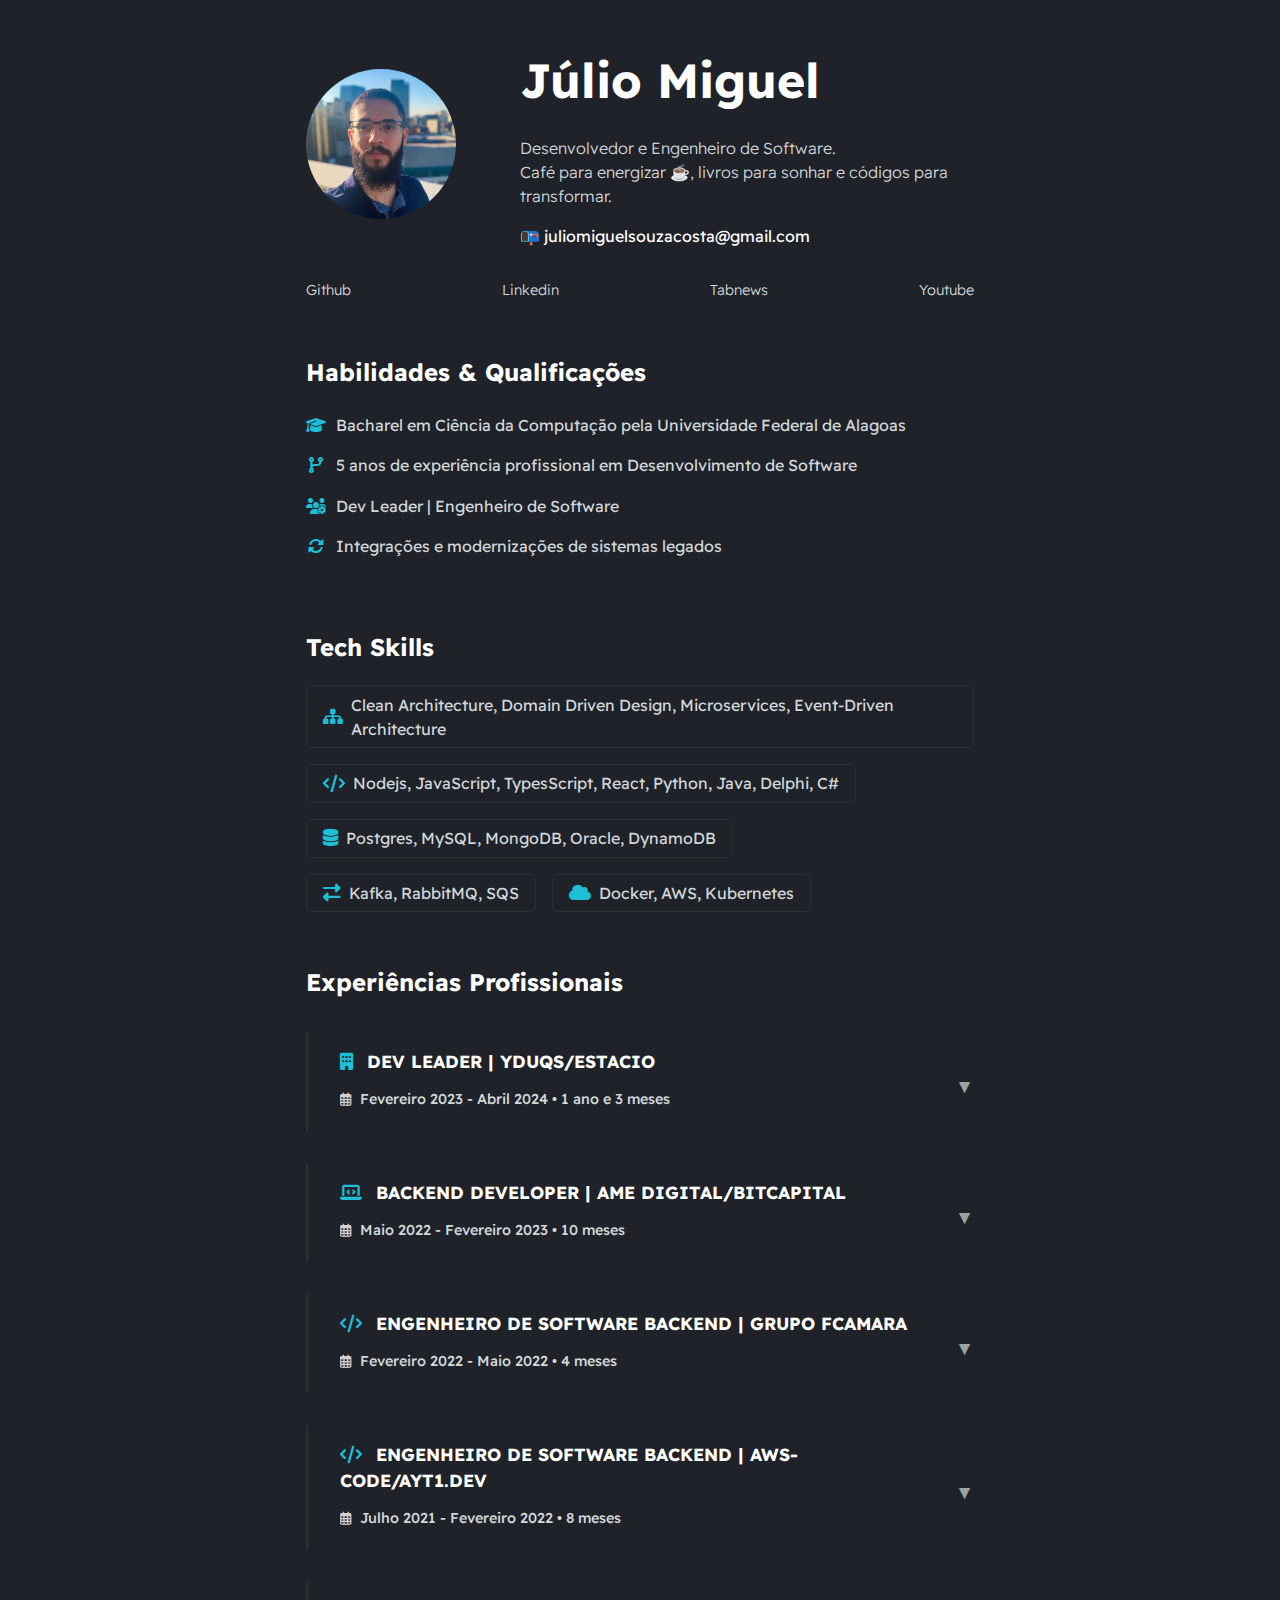
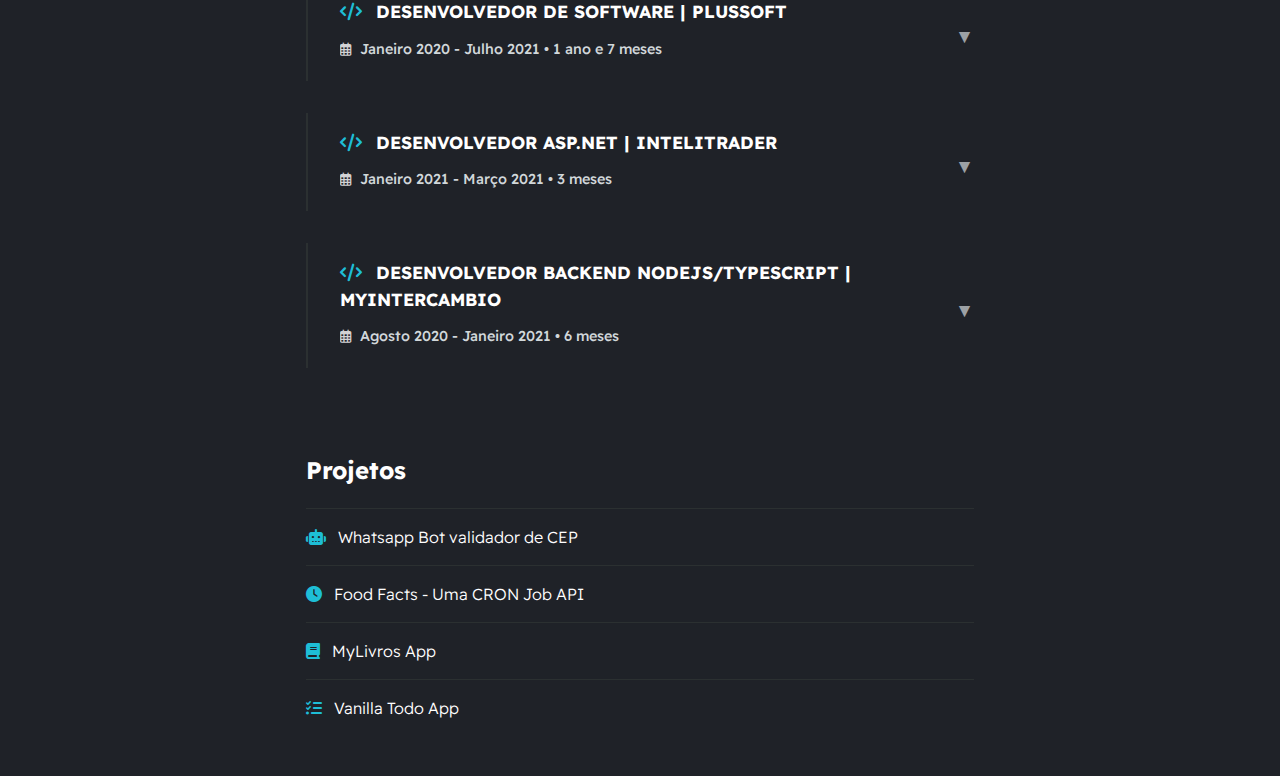
<file: index.html>
<!DOCTYPE html>
<html lang="pt-BR">

<head>
  <meta charset="UTF-8">
  <meta http-equiv="X-UA-Compatible" content="IE=edge">
  <title>Júlio Miguel - Desenvolvedor e Engenheiro de Software</title>
  <meta name="description" content="Portfólio de Júlio Miguel - Desenvolvedor e Engenheiro de Software com 6 anos de experiência em desenvolvimento e modernização de sistemas">
  <meta name="keywords" content="engenheiro de software, desenvolvimento web, programador, desenvolvedor full stack">
  <meta name="author" content="Júlio Miguel">
  <meta name="robots" content="index, follow">
  <meta name="viewport" content="width=device-width, initial-scale=1.0">
  <link rel="stylesheet" type="text/css" media="screen" href='./styles/main.css'>
  <link rel="icon" href="assets/icon.png" type="image/x-icon">
  
  <!-- Open Graph / Facebook -->
  <meta property="og:type" content="website">
  <meta property="og:title" content="Júlio Miguel - Desenvolvedor e Engenheiro de Software">
  <meta property="og:description" content="Portfólio de Júlio Miguel - Desenvolvedor e Engenheiro de Software com 5 anos de experiência">
  <meta property="og:image" content="./assets/profile_pic.jpeg">
  
  <link rel="stylesheet" href="https://cdnjs.cloudflare.com/ajax/libs/font-awesome/6.5.1/css/all.min.css">
</head>

<body>

  <div id="container--main">
    
    <section id="wrapper--hero" class="section-page">
      <img id="profile-pic" src="./assets/profile_pic.jpeg" />

      <div>
        <h1 id="user-name">Júlio Miguel</h1>
        <p id="bio">
          Desenvolvedor e Engenheiro de Software</a>.
          <br>
          Café para energizar ☕️, livros para sonhar e códigos para transformar.
        </p>
        <p id="email">📭 juliomiguelsouzacosta@gmail.com</p>
      </div>

    </section>

    <section class="section--page">

      <div id="socials--list">
        <a href="https://github.com/ojuliomiguel" target="_blank">Github</a>
        <a href="https://www.linkedin.com/in/j%C3%BAlio-miguel-82b8ab1a0/" target="_blank">Linkedin</a>
        <a href="https://www.tabnews.com.br/juliomiguel/conteudos/1" target="_blank">Tabnews</a>
        <a href="https://www.youtube.com/channel/UCeECJmT4wVpb18x7tdd0MqA" target="_blank">Youtube</a>
      </div>
      
    </section>

    <section class="section--page">
      <h2>Habilidades & Qualificações</h2>
      <ul id="qualifications--list">
        <li><i class="fas fa-graduation-cap"></i> Bacharel em Ciência da Computação pela Universidade Federal de Alagoas</li>
        <li><i class="fas fa-code-branch"></i> 5 anos de experiência profissional em Desenvolvimento de Software</li>
        <li><i class="fas fa-users-cog"></i> Dev Leader | Engenheiro de Software</li>
        <li><i class="fas fa-sync-alt"></i> Integrações e modernizações de sistemas legados</li>
      </ul>
    </section>

    <section class="section--page">
      <h2>Tech Skills</h2>

      <div id="wrapper--techstack__items">

        <div class="card--techstack">
          <span><i class="fas fa-sitemap"></i> Clean Architecture, Domain Driven Design, Microservices, Event-Driven Architecture </span>
        </div>
        
        <div class="card--techstack">
          <span><i class="fas fa-code"></i> Nodejs, JavaScript, TypesScript, React, Python, Java, Delphi, C#</span>
        </div>

        <div class="card--techstack">
          <span><i class="fas fa-database"></i> Postgres, MySQL, MongoDB, Oracle, DynamoDB</span>
        </div>

        <div class="card--techstack">
          <span><i class="fas fa-exchange-alt"></i> Kafka, RabbitMQ, SQS</span>
        </div>
        
        <div class="card--techstack">
          <span><i class="fas fa-cloud"></i> Docker, AWS, Kubernetes</span>
        </div>

      </div>

    </section>

    <section class="section--page">
      <h2>Experiências Profissionais</h2>

      <div class="card--work-history">
        <div class="card--work-history-header" onclick="toggleExperience(this)">
          <div>
            <strong><i class="fas fa-building"></i> DEV LEADER | YDUQS/ESTACIO</strong>
            <p class="period"><i class="far fa-calendar-alt"></i> Fevereiro 2023 - Abril 2024 • 1 ano e 3 meses</p>
          </div>
          <span class="toggle-icon">▼</span>
        </div>
        <div class="card--work-history-content">
          <p>
            Liderança técnica na evolução da Aplicação Docente, implementando práticas modernas de desenvolvimento e arquitetura de software.
            Responsável por conduzir uma equipe focada em desenvolver soluções escaláveis e resilientes, incluindo um sistema inovador
            de correção automática de provas que atende mais de 10 mil professores.
          </p>
          <ul>
            <li><i class="fas fa-check"></i> Implementação de arquitetura baseada em eventos e microserviços</li>
            <li><i class="fas fa-check"></i> Otimização de performance e redução significativa de custos operacionais</li>
            <li><i class="fas fa-check"></i> Implementação de testes automatizados e CI/CD</li>
            <li><i class="fas fa-check"></i> Mentoria técnica e gestão de equipe</li>
          </ul>
        </div>
      </div>

      <div class="card--work-history">
        <div class="card--work-history-header" onclick="toggleExperience(this)">
          <div>
            <strong><i class="fas fa-laptop-code"></i> BACKEND DEVELOPER | AME DIGITAL/BITCAPITAL</strong>
            <p class="period"><i class="far fa-calendar-alt"></i> Maio 2022 - Fevereiro 2023 • 10 meses</p>
          </div>
          <span class="toggle-icon">▼</span>
        </div>
        <div class="card--work-history-content">
          <p>
            Desenvolvimento de soluções financeiras robustas focadas em Contabilidade e Ledger (Livro-razão), 
            garantindo precisão e confiabilidade em transações financeiras de alto volume.
          </p>
          <ul>
            <li><i class="fas fa-check"></i> Desenvolvimento de APIs RESTful com Node.js e TypeScript</li>
            <li><i class="fas fa-check"></i> Implementação de sistemas contábeis complexos</li>
            <li><i class="fas fa-check"></i> Desenvolvimento orientado a testes (TDD)</li>
            <li><i class="fas fa-check"></i> Integração com sistemas financeiros</li>
          </ul>
        </div>
      </div>

      <div class="card--work-history">
        <div class="card--work-history-header" onclick="toggleExperience(this)">
          <div>
            <strong><i class="fas fa-code"></i> ENGENHEIRO DE SOFTWARE BACKEND | GRUPO FCAMARA</strong>
            <p class="period"><i class="far fa-calendar-alt"></i> Fevereiro 2022 - Maio 2022 • 4 meses</p>
          </div>
          <span class="toggle-icon">▼</span>
        </div>
        <div class="card--work-history-content">
          <p>
            Atuação no desenvolvimento e manutenção de uma plataforma de gestão de ideias,
            focando em qualidade de código e boas práticas de desenvolvimento.
          </p>
          <ul>
            <li><i class="fas fa-check"></i> Desenvolvimento de novas funcionalidades</li>
            <li><i class="fas fa-check"></i> Implementação de testes unitários</li>
            <li><i class="fas fa-check"></i> Documentação técnica de APIs</li>
            <li><i class="fas fa-check"></i> Code review e pair programming</li>
          </ul>
        </div>
      </div>

      <div class="card--work-history">
        <div class="card--work-history-header" onclick="toggleExperience(this)">
          <div>
            <strong><i class="fas fa-code"></i> ENGENHEIRO DE SOFTWARE BACKEND | AWS-CODE/AYT1.DEV</strong>
            <p class="period"><i class="far fa-calendar-alt"></i> Julho 2021 - Fevereiro 2022 • 8 meses</p>
          </div>
          <span class="toggle-icon">▼</span>
        </div>
        <div class="card--work-history-content">
          <p>
            Desenvolvimento de soluções backend escaláveis utilizando tecnologias cloud-native
            e práticas modernas de desenvolvimento.
          </p>
          <ul>
            <li><i class="fas fa-check"></i> Desenvolvimento de microsserviços com Node.js</li>
            <li><i class="fas fa-check"></i> Integração com serviços AWS</li>
            <li><i class="fas fa-check"></i> Implementação de APIs RESTful</li>
            <li><i class="fas fa-check"></i> Monitoramento e logging de aplicações</li>
          </ul>
        </div>
      </div>

      <div class="card--work-history">
        <div class="card--work-history-header" onclick="toggleExperience(this)">
          <div>
            <strong><i class="fas fa-code"></i> DESENVOLVEDOR DE SOFTWARE | PLUSSOFT</strong>
            <p class="period"><i class="far fa-calendar-alt"></i> Janeiro 2020 - Julho 2021 • 1 ano e 7 meses</p>
          </div>
          <span class="toggle-icon">▼</span>
        </div>
        <div class="card--work-history-content">
          <p>
            Desenvolvimento de soluções de integração para sistemas legados em Delphi,
            modernizando a infraestrutura e implementando novas funcionalidades.
          </p>
          <ul>
            <li><i class="fas fa-check"></i> Desenvolvimento de APIs REST para integração de sistemas</li>
            <li><i class="fas fa-check"></i> Criação de chatbots para Whatsapp e Telegram</li>
            <li><i class="fas fa-check"></i> Desenvolvimento de aplicações desktop com integração cloud</li>
            <li><i class="fas fa-check"></i> Manutenção e evolução de sistemas legados</li>
          </ul>
        </div>
      </div>

      <div class="card--work-history">
        <div class="card--work-history-header" onclick="toggleExperience(this)">
          <div>
            <strong><i class="fas fa-code"></i> DESENVOLVEDOR ASP.NET | INTELITRADER</strong>
            <p class="period"><i class="far fa-calendar-alt"></i> Janeiro 2021 - Março 2021 • 3 meses</p>
          </div>
          <span class="toggle-icon">▼</span>
        </div>
        <div class="card--work-history-content">
          <p>
            Desenvolvimento de software especializado em Análise de Risco Financeiro,
            utilizando tecnologias Microsoft e boas práticas de desenvolvimento.
          </p>
          <ul>
            <li><i class="fas fa-check"></i> Desenvolvimento em C# e ASP.NET</li>
            <li><i class="fas fa-check"></i> Implementação de análises de risco</li>
            <li><i class="fas fa-check"></i> Integração com APIs financeiras</li>
          </ul>
        </div>
      </div>

      <div class="card--work-history">
        <div class="card--work-history-header" onclick="toggleExperience(this)">
          <div>
            <strong><i class="fas fa-code"></i> DESENVOLVEDOR BACKEND NODEJS/TYPESCRIPT | MYINTERCAMBIO</strong>
            <p class="period"><i class="far fa-calendar-alt"></i> Agosto 2020 - Janeiro 2021 • 6 meses</p>
          </div>
          <span class="toggle-icon">▼</span>
        </div>
        <div class="card--work-history-content">
          <p>
            Desenvolvimento de soluções de automação e chatbot para Whatsapp,
            melhorando a comunicação com clientes e otimizando processos.
          </p>
          <ul>
            <li><i class="fas fa-check"></i> Desenvolvimento de chatbot com Node.js</li>
            <li><i class="fas fa-check"></i> Integração com API do Whatsapp</li>
            <li><i class="fas fa-check"></i> Automação de processos de atendimento</li>
          </ul>
        </div>
      </div>
    </section>

    <script>
      function toggleExperience(header) {
        const card = header.closest('.card--work-history');
        card.classList.toggle('active');
      }
    </script>

    <section class="section--page">
      <h2>Projetos</h2>
    
      <div class="card--project">
        <a href="./projects/chatbot.html"><i class="fas fa-robot"></i> Whatsapp Bot validador de CEP</a>
      </div>

      <div class="card--project">
        <a href="./projects/nest.html"><i class="fas fa-clock"></i> Food Facts - Uma CRON Job API</a>
      </div>

      <div class="card--project">
        <a href="./projects/mylivros.html"><i class="fas fa-book"></i> MyLivros App</a>
      </div>

      <div class="card--project">
        <a href="./projects/todo.html"><i class="fas fa-tasks"></i> Vanilla Todo App</a>
      </div>

    </section>

  </div>

  
  <button id="btnTopo" onclick="rolarParaTopo()" class="go--to-top-bnt">&#8593; Top</button>

  <script>
    window.onscroll = function() {scrollFunction()};
    
    function scrollFunction() {
      if (document.body.scrollTop > 20 || document.documentElement.scrollTop > 20) {
        document.getElementById("btnTopo").style.display = "block";
      } else {
        document.getElementById("btnTopo").style.display = "none";
      }
    }
    
    function rolarParaTopo() {
      window.scrollTo({top: 0, behavior: 'smooth'});
    }
    </script>
    
</body>

</html>
</file>
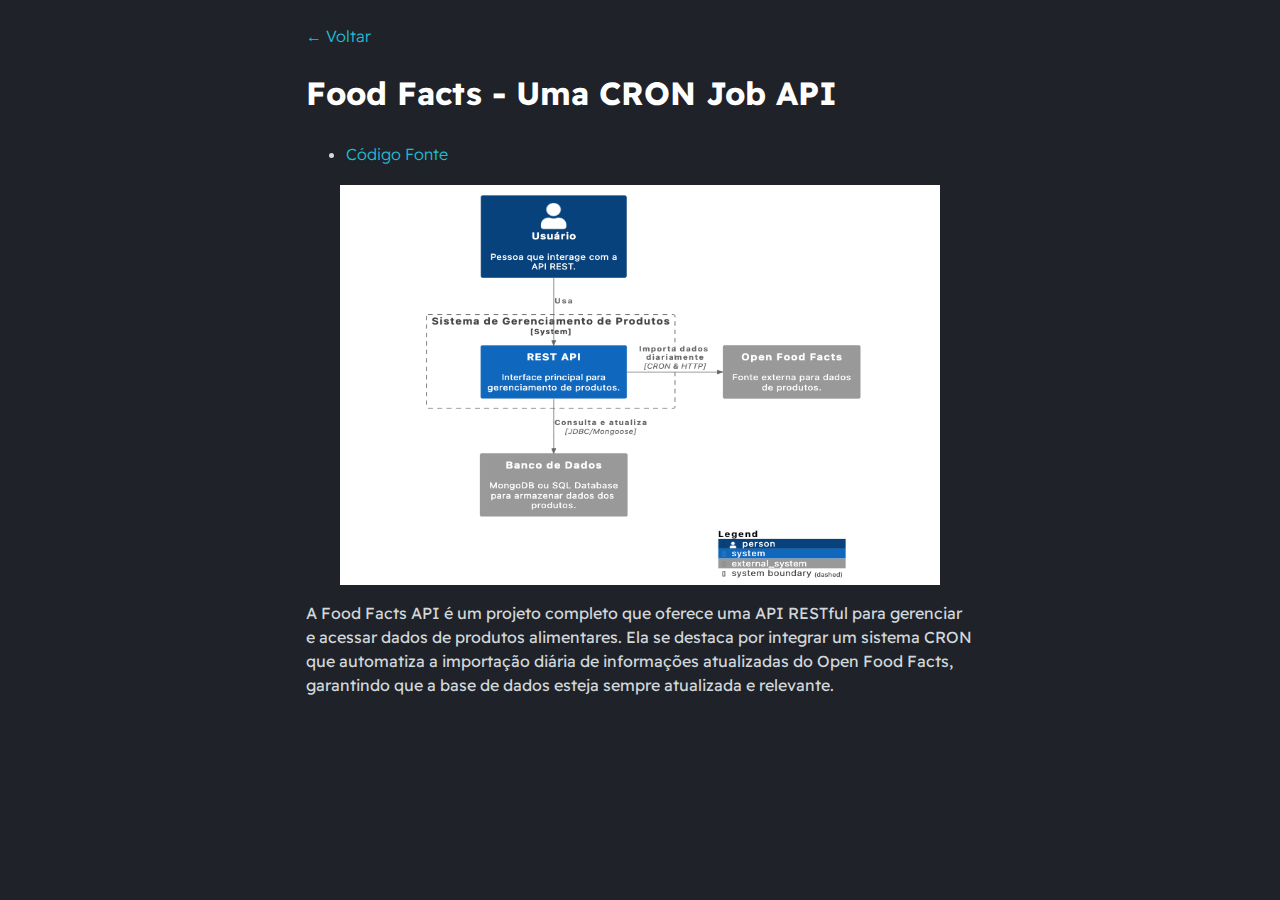
<file: projects/nest.html>
<!DOCTYPE html>
<html>

<head>
  <meta charset="utf-8">
  <meta http-equiv="X-UA-Compatible" content="IE=edge">
  <title>Júlio Miguel </title>
  <meta name="description" content="">
  <meta name="viewport" content="width=device-width, initial-scale=1">
  <link rel="stylesheet" href="../styles/main.css">
</head>

<body>
  <div id="container--main">
    
    <a href="../index.html">&#x2190; Voltar</a>
    
    <h1>Food Facts - Uma CRON Job API</h1>

    <ul>
      <li><a href="https://github.com/ojuliomiguel/food-facts-api" target="_blank">Código Fonte</a></li>
    </ul>

    <img id="project--img" src="/assets/food_facts_api_c4.png" alt="" style="width: 600px;  height: 400px;">
   
    <p>
      A Food Facts API é um projeto completo que oferece uma API RESTful para gerenciar e acessar 
      dados de produtos alimentares. Ela se destaca por integrar um sistema CRON que automatiza a importação 
      diária de informações atualizadas do Open Food Facts, garantindo que a base de dados esteja sempre atualizada e 
      relevante.
    </p>
    
  </div>
</body>

</html>
</file>
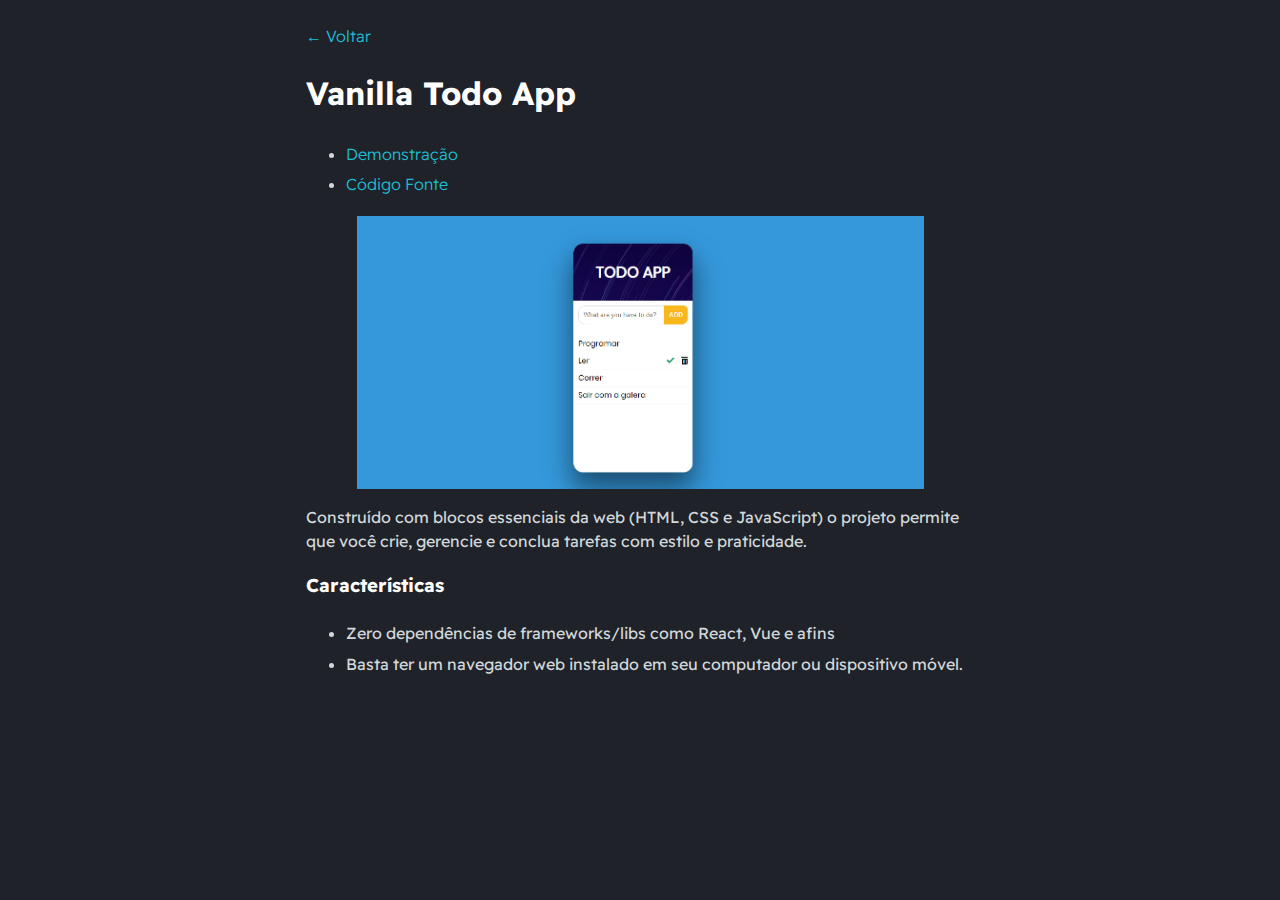
<file: projects/todo.html>
<!DOCTYPE html>
<html>

<head>
  <meta charset="utf-8">
  <meta http-equiv="X-UA-Compatible" content="IE=edge">
  <title>Júlio Miguel </title>
  <meta name="description" content="">
  <meta name="viewport" content="width=device-width, initial-scale=1">
  <link rel="stylesheet" href="../styles/main.css">
</head>

<body>
  <div id="container--main">
    
    <a href="../index.html">&#x2190; Voltar</a>
    
    <h1>Vanilla Todo App</h1>

    <ul>
      <li><a href="https://ojuliomiguel.github.io/ToDo-App/" target="_blank">Demonstração</a></li>
      <li><a href="https://github.com/ojuliomiguel/ToDo-App" target="_blank">Código Fonte</a></li>
    </ul>

    <img id="project--img" src="https://ojuliomiguel.github.io/portfolio/assets/todoapp.png" alt="">
   
    <p>
      Construído com blocos essenciais da web (HTML, CSS e JavaScript) o projeto permite que você crie, gerencie e 
      conclua tarefas com estilo e praticidade.
    </p>

    <h3>Características</h3>

    <ul>
      <li>Zero dependências de frameworks/libs como React, Vue e afins</li>
      <li>Basta ter um navegador web instalado em seu computador ou dispositivo móvel.</li>
    </ul>
    
  </div>
</body>

</html>
</file>
<file: styles/main.css>
@import url('https://fonts.googleapis.com/css2?family=Readex+Pro:wght@300;400;500;600;700&display=swap');

:root {
  --mainTextColor-light: #000;
  --secondaryTextColor-light: rgb(51 51 51);
  --mainLinkColor-light: #0da2b8;
  --mainBorderColor-light: rgb(224, 221, 221);
  --mainBgColor-light: rgb(249, 250, 251);

  --mainTextColor-dark: #fff;
  --secondaryTextColor-dark: #d1d7da;
  --mainLinkColor-dark: rgb(30, 190, 214);
  --mainBorderColor-dark: #2b3031;
  --mainBgColor-dark: #1f2228;;

  --mainTextColor: var(--mainTextColor-dark);
  --secondaryTextColor: var(--secondaryTextColor-dark);
  --mainLinkColor: var(--mainLinkColor-dark);
  --mainBorderColor: var(--mainBorderColor-dark);
  --mainBgColor: var(--mainBgColor-dark);
}

* {
  font-family: 'Readex Pro';
  line-height: 1.5em;
  box-sizing: border-box;
  color: var(--mainTextColor);
}

body {
  background-color: var(--mainBgColor);
}

p,
span,
li {
  color: var(--secondaryTextColor);
  font-size: 1em;
}

a {
  text-decoration: none;
  color: var(--mainLinkColor);
  font-size: 500;
}

li {
  line-height: 1.9em;
}

#container--main {
  max-width: 700px;
  margin: 0 auto;
  padding: 1em;
}

.section--page {
  padding-top: 1em;
  padding-bottom: 1em;
}

#wrapper--hero {
  display: flex;
  align-items: center;
  gap: 4em;
}

#user-name {
  font-size: 3em;
  line-height: 1em;
}

#bio,
a {
  font-weight: 300;
}

#profile-pic {
  border-radius: 50%;
  width: 150px;
  height: 150px;
  object-fit: cover;
}

#email {
  color: var(--mainTextColor);
}

#socials--list {
  display: flex;
  justify-content: space-between;
  column-gap: 1em;
  flex-wrap: wrap;
}

#socials--list a {
  font-weight: 300;
  color: var(--secondaryTextColor);
  font-size: 0.9em;
  transition: 0.3s;
}

#socials--list a:hover {
  font-weight: 100;
  color: var(--mainLinkColor);
  font-size: 0.9em;
}

#qualifications--list {
  list-style: none;
  padding-left: 0;
}

#qualifications--list li {
  margin-bottom: 10px;
  display: flex;
  align-items: center;
}

#qualifications--list li i {
  margin-right: 10px;
  color: var(--mainLinkColor);
  min-width: 20px;
  text-align: center;
}

h2 i {
  margin-right: 10px;
  color: var(--mainLinkColor);
}

#wrapper--techstack__items {
  display: flex;
  flex-wrap: wrap;
  gap: 1em;
  font-size: 0.9;
}

.card--techstack {
  border: 1px solid var(--mainBorderColor);
  padding: 0.4em 1em;
  border-radius: 5px;
}

.card--techstack span {
  display: flex;
  align-items: center;
}

.card--techstack i {
  margin-right: 8px;
  color: var(--mainLinkColor);
  font-size: 1.1em;
}

.card--work-history {
  border-left: 2px solid var(--mainBorderColor);
  margin-top: 2em;
  margin-bottom: 2em;
  padding-left: 2em;
  position: relative;
  transition: all 0.3s ease;
}

.card--work-history-header {
  cursor: pointer;
  display: flex;
  justify-content: space-between;
  align-items: center;
  padding: 1em 0;
  transition: all 0.3s ease;
}

.card--work-history-header:hover {
  color: var(--mainLinkColor);
}

.card--work-history-header:hover .toggle-icon {
  color: var(--mainLinkColor);
  opacity: 1;
}

.card--work-history-content {
  max-height: 0;
  overflow: hidden;
  transition: max-height 0.3s ease-out;
  opacity: 0;
  margin-top: -10px;
}

.card--work-history.active {
  border-left-color: var(--mainLinkColor);
}

.card--work-history.active .card--work-history-content {
  max-height: 1000px;
  opacity: 1;
  margin-top: 0;
  transition: max-height 0.5s ease-in, opacity 0.3s ease-in, margin-top 0.3s ease-in;
}

.toggle-icon {
  font-size: 1.2em;
  transition: all 0.3s ease;
  color: var(--secondaryTextColor);
  opacity: 0.7;
  margin-left: 1em;
}

.card--work-history.active .toggle-icon {
  transform: rotate(180deg);
  color: var(--mainLinkColor);
  opacity: 1;
}

.card--work-history strong {
  font-size: 1.1em;
  color: var(--mainTextColor);
  margin-bottom: 0.5em;
  transition: color 0.3s ease;
}

.card--work-history strong i {
  margin-right: 8px;
  color: var(--mainLinkColor);
}

.card--work-history-header:hover strong {
  color: var(--mainLinkColor);
}

.card--work-history .period {
  font-size: 0.9em;
  font-weight: 500;
  color: var(--secondaryTextColor);
  margin-bottom: 1em;
}

.card--work-history .period i {
  margin-right: 5px;
  font-size: 0.9em;
  opacity: 0.8;
}

.card--work-history ul {
  margin-top: 1em;
  list-style: none;
  padding-left: 0;
}

.card--work-history ul li {
  margin-bottom: 0.5em;
  position: relative;
  padding-left: 1.5em;
}

.card--work-history ul li::before {
  content: '•';
  position: absolute;
  left: 0;
  color: var(--mainLinkColor);
  opacity: 0.7;
}

.card--work-history-content ul {
  list-style: none;
  padding-left: 0;
}

.card--work-history-content ul li {
  margin-bottom: 8px;
}

.card--work-history-content ul li i {
  margin-right: 8px;
  font-size: 0.9em;
  color: var(--mainLinkColor);
}

.card--project {
  padding-top: 1em;
  padding-bottom: 1em;
  border-top: 1px solid var(--mainBorderColor);
}

.card--project a {
  color: var(--mainTextColor);
  transition: 0.3s;
}

.card--project a:hover {
  color: var(--mainLinkColor);
}

.card--project a i {
  margin-right: 8px;
  color: var(--mainLinkColor);
}

#project--img {
  display: block;
  height: 273px;
  width: 567px;
  margin-left: auto;
  margin-right: auto;
}

@media(max-width:600px) {

  .section--page {
    padding-top: 1em;
    padding-bottom: 1em;
  }

  #wrapper--hero {
    display: flex;
    align-items: center;
    gap: 1em;
  }

  #profile-pic {
    width: 200px;
    height: 200px;
  }

  #wrapper--hero {
    flex-direction: column;
  }

  .card--work-history {
    border-left: none;
    padding-left: 0;
  }

  #project--img {
    width: 100%;
    height: auto;
  }
}

.go--to-top-bnt {
  display: none;
  position: fixed;
  bottom: 20px;
  right: 30px;
  z-index: 99;
  font-size: 18px;
  border: none;
  outline: none;
  background-color: #555;
  color: white;
  cursor: pointer;
  padding: 15px;
  border-radius: 4px;
}

#btnTopo:hover {
  background-color: #333;
  /* Cor de fundo ao passar o mouse */
}
</file>
